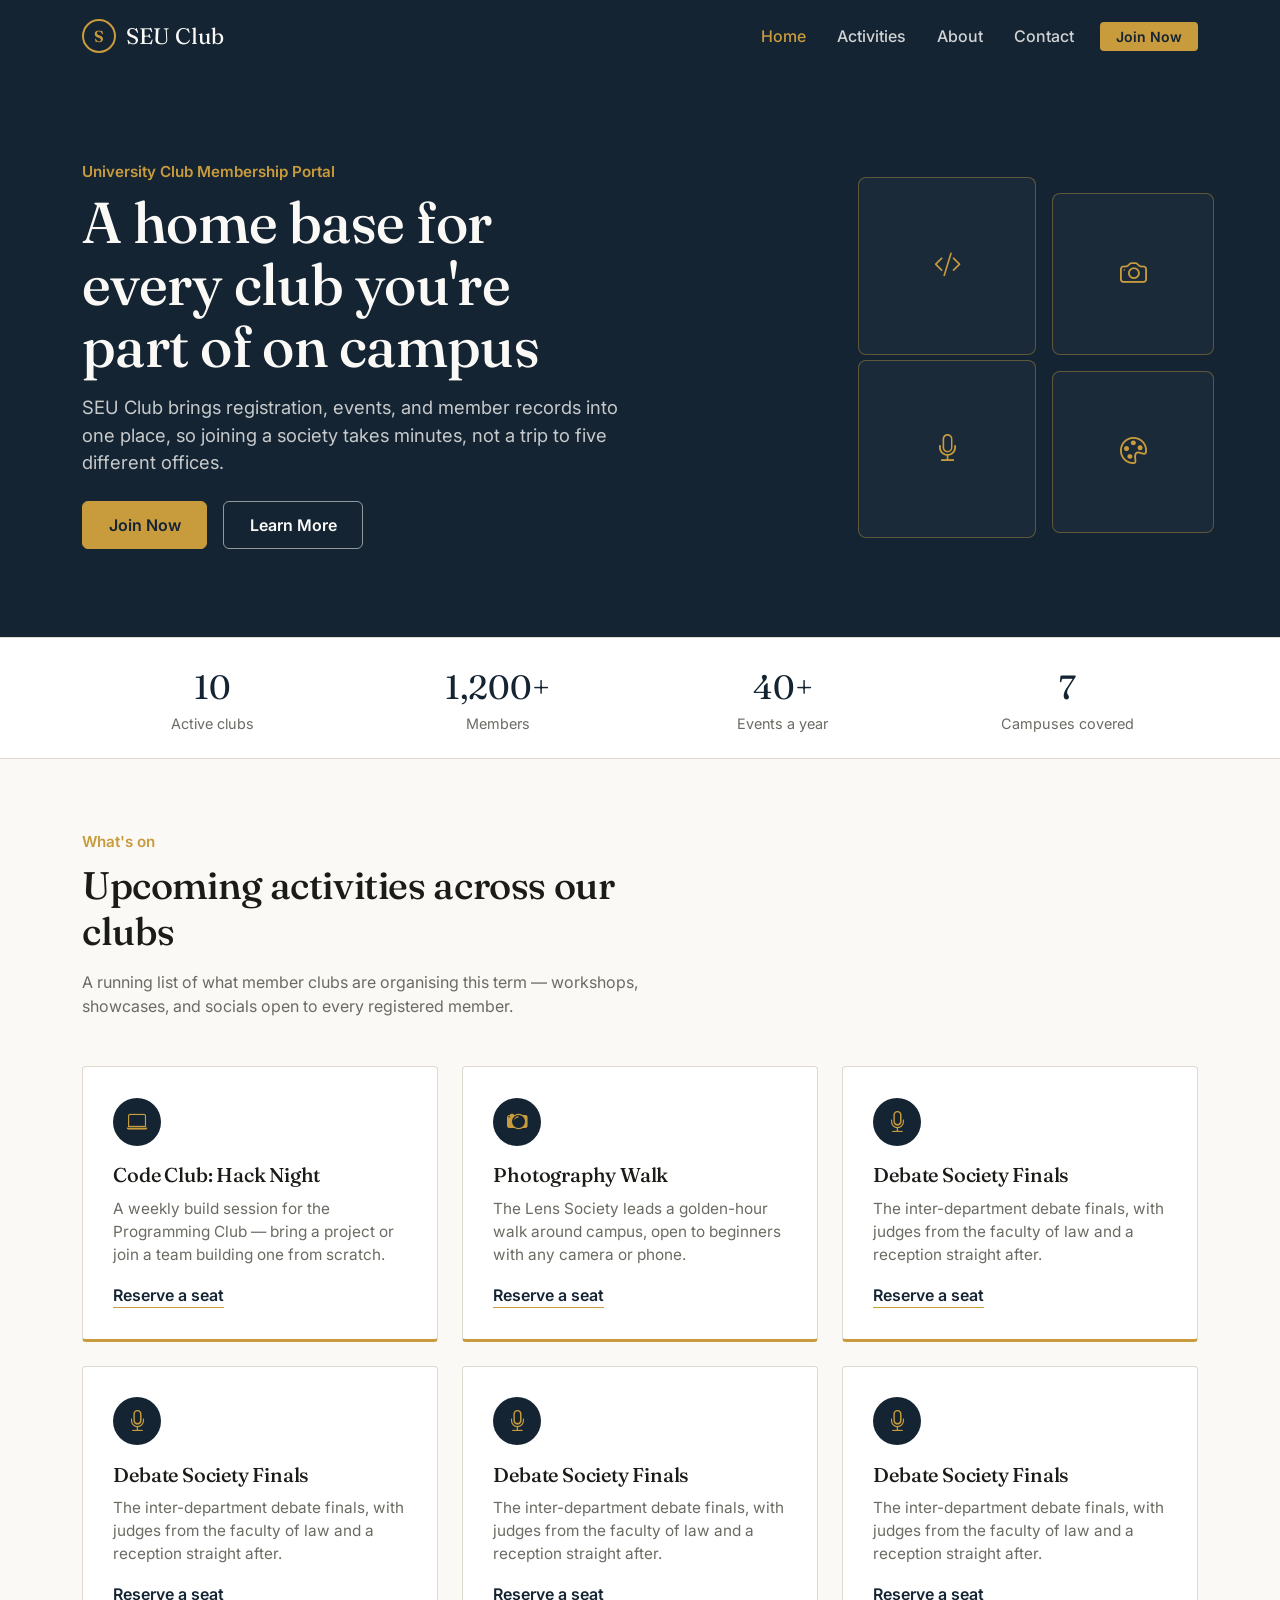
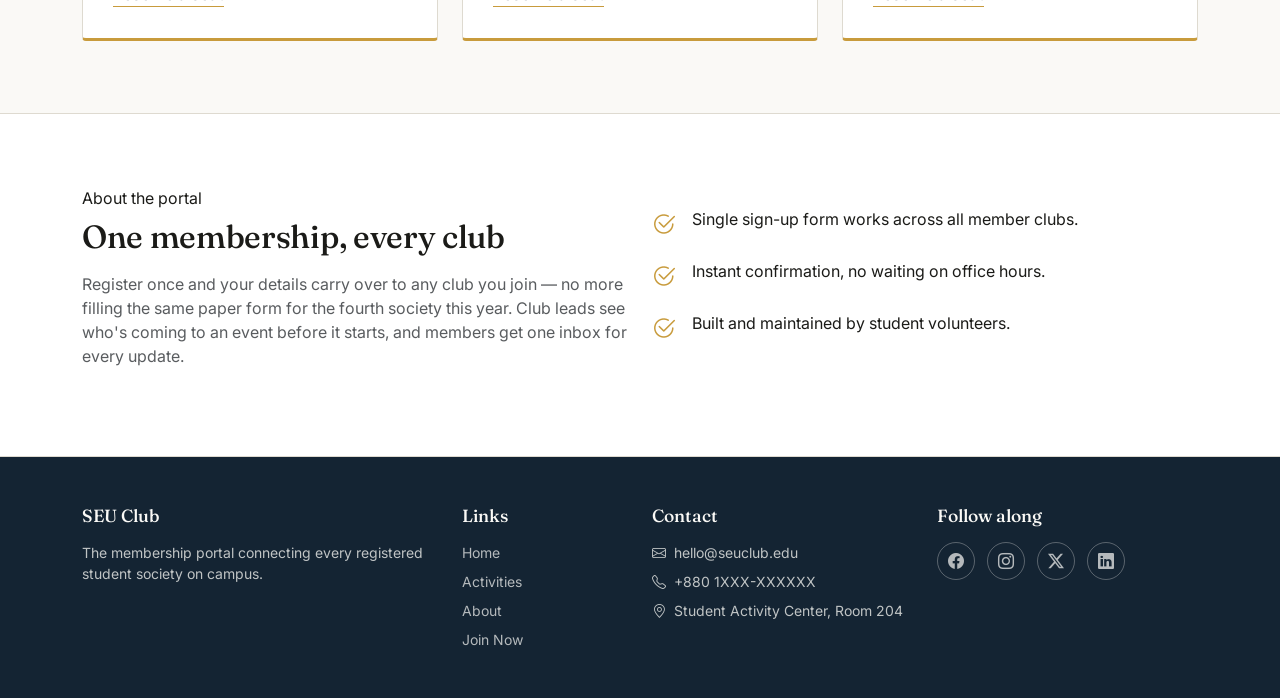
<file: index.html>
<!DOCTYPE html>
<html lang="en">
<head>
  <meta charset="UTF-8" />
  <meta name="viewport" content="width=device-width, initial-scale=1.0" />
  <title>SEU Club — University Club Membership Portal</title>

  <link rel="preconnect" href="https://fonts.googleapis.com" />
  <link href="https://fonts.googleapis.com/css2?family=Fraunces:wght@500;600;700&family=Inter:wght@400;500;600;700&display=swap" rel="stylesheet" />
  <link href="https://cdn.jsdelivr.net/npm/bootstrap@5.3.3/dist/css/bootstrap.min.css" rel="stylesheet" />
  <link rel="stylesheet" href="https://cdn.jsdelivr.net/npm/bootstrap-icons@1.11.3/font/bootstrap-icons.css" />
  <link rel="stylesheet" href="style.css" />
</head>
<body>
  <nav class="navbar navbar-expand-lg navbar-club sticky-top">
    <div class="container">
      <a class="navbar-brand" href="index.html">
        <span class="brand-mark">S</span>
        SEU Club
      </a>

      <button
        class="navbar-toggler"
        type="button"
        data-bs-toggle="collapse"
        data-bs-target="#mainNav"
        aria-controls="mainNav"
        aria-expanded="false"
        aria-label="Toggle navigation"
      >
        <span class="navbar-toggler-icon"></span>
      </button>

      <div class="collapse navbar-collapse" id="mainNav">
        <ul class="navbar-nav ms-auto align-items-lg-center gap-lg-1">
          <li class="nav-item">
            <a class="nav-link active" href="#home">Home</a>
          </li>
          <li class="nav-item">
            <a class="nav-link" href="#activities">Activities</a>
          </li>
          <li class="nav-item">
            <a class="nav-link" href="#about">About</a>
          </li>
          <li class="nav-item">
            <a class="nav-link" href="#contact">Contact</a>
          </li>
          <li class="nav-item ms-lg-2 mt-2 mt-lg-0">
            <a class="btn btn-join-nav btn-sm px-3" href="form.html">Join Now</a>
          </li>
        </ul>
      </div>
    </div>
  </nav>

  <header class="hero" id="home">
    <div class="container">
      <div class="row align-items-center gy-5">
        <div class="col-lg-7">
          <p class="eyebrow mb-2">University Club Membership Portal</p>
          <h1 class="mb-3">A home base for every club you're part of on campus</h1>
          <p class="lede mb-4">
            SEU Club brings registration, events, and member records into one
            place, so joining a society takes minutes, not a trip to five
            different offices.
          </p>
          <div class="d-flex flex-wrap gap-3">
            <a href="form.html" class="btn btn-primary-club">Join Now</a>
            <a href="#activities" class="btn btn-secondary-club">Learn More</a>
          </div>
        </div>
        <div class="col-lg-5">
          <div class="hero-badges" aria-hidden="true">
            <div class="badge-tile"><i class="bi bi-code-slash"></i></div>
            <div class="badge-tile"><i class="bi bi-camera"></i></div>
            <div class="badge-tile"><i class="bi bi-mic"></i></div>
            <div class="badge-tile"><i class="bi bi-palette"></i></div>
          </div>
        </div>
      </div>
    </div>
  </header>

  <section class="stats-strip py-4">
    <div class="container">
      <div class="row text-center gy-3">
        <div class="col-6 col-md-3">
          <div class="stat-num">10</div>
          <div class="stat-label">Active clubs</div>
        </div>
        <div class="col-6 col-md-3">
          <div class="stat-num">1,200+</div>
          <div class="stat-label">Members</div>
        </div>
        <div class="col-6 col-md-3">
          <div class="stat-num">40+</div>
          <div class="stat-label">Events a year</div>
        </div>
        <div class="col-6 col-md-3">
          <div class="stat-num">7</div>
          <div class="stat-label">Campuses covered</div>
        </div>
      </div>
    </div>
  </section>

  <section class="section" id="activities">
    <div class="container">
      <div class="section-heading mb-5">
        <p class="eyebrow mb-2">What's on</p>
        <h2 class="mb-3">Upcoming activities across our clubs</h2>
        <p>
          A running list of what member clubs are organising this term —
          workshops, showcases, and socials open to every registered member.
        </p>
      </div>

      <div class="row g-4">
        <div class="col-md-6 col-lg-4">
          <div class="club-card">
            <div class="card-icon"><i class="bi bi-laptop"></i></div>
            <h3>Code Club: Hack Night</h3>
            <p>
              A weekly build session for the Programming Club — bring a
              project or join a team building one from scratch.
            </p>
            <a href="form.html" class="btn btn-card">Reserve a seat</a>
          </div>
        </div>

        <div class="col-md-6 col-lg-4">
          <div class="club-card">
            <div class="card-icon"><i class="bi bi-camera2"></i></div>
            <h3>Photography Walk</h3>
            <p>
              The Lens Society leads a golden-hour walk around campus,
              open to beginners with any camera or phone.
            </p>
            <a href="form.html" class="btn btn-card">Reserve a seat</a>
          </div>
        </div>

        <div class="col-md-6 col-lg-4">
          <div class="club-card">
            <div class="card-icon"><i class="bi bi-mic"></i></div>
            <h3>Debate Society Finals</h3>
            <p>
              The inter-department debate finals, with judges from the
              faculty of law and a reception straight after.
            </p>
            <a href="form.html" class="btn btn-card">Reserve a seat</a>
          </div>
        </div>

        <div class="col-md-6 col-lg-4">
          <div class="club-card">
            <div class="card-icon"><i class="bi bi-mic"></i></div>
            <h3>Debate Society Finals</h3>
            <p>
              The inter-department debate finals, with judges from the
              faculty of law and a reception straight after.
            </p>
            <a href="form.html" class="btn btn-card">Reserve a seat</a>
          </div>
        </div>
        <div class="col-md-6 col-lg-4">
          <div class="club-card">
            <div class="card-icon"><i class="bi bi-mic"></i></div>
            <h3>Debate Society Finals</h3>
            <p>
              The inter-department debate finals, with judges from the
              faculty of law and a reception straight after.
            </p>
            <a href="form.html" class="btn btn-card">Reserve a seat</a>
          </div>
        </div>
        <div class="col-md-6 col-lg-4">
          <div class="club-card">
            <div class="card-icon"><i class="bi bi-mic"></i></div>
            <h3>Debate Society Finals</h3>
            <p>
              The inter-department debate finals, with judges from the
              faculty of law and a reception straight after.
            </p>
            <a href="form.html" class="btn btn-card">Reserve a seat</a>
          </div>
        </div>
      </div>
    </div>
  </section>

    <section class="section" id="about" style="background:#fff; border-top:1px solid var(--line); border-bottom:1px solid var(--line);">
    <div class="container">
      <div class="row align-items-center gy-4">
        <div class="col-lg-6">
          <p class="eyebrow mb-2">About the portal</p>
          <h2 class="mb-3">One membership, every club</h2>
          <p class="text-muted">
            Register once and your details carry over to any club you join —
            no more filling the same paper form for the fourth society this
            year. Club leads see who's coming to an event before it starts,
            and members get one inbox for every update.
          </p>
        </div>
        <div class="col-lg-6">
          <ul class="list-unstyled d-grid gap-3">
            <li class="d-flex gap-3">
              <i class="bi bi-check2-circle fs-4" style="color: var(--gold);"></i>
              <span>Single sign-up form works across all member clubs.</span>
            </li>
            <li class="d-flex gap-3">
              <i class="bi bi-check2-circle fs-4" style="color: var(--gold);"></i>
              <span>Instant confirmation, no waiting on office hours.</span>
            </li>
            <li class="d-flex gap-3">
              <i class="bi bi-check2-circle fs-4" style="color: var(--gold);"></i>
              <span>Built and maintained by student volunteers.</span>
            </li>
          </ul>
        </div>
      </div>
    </div>
  </section>

  <footer class="footer-club" id="contact">
    <div class="container">
      <div class="row gy-4">
        <div class="col-lg-4">
          <h5>SEU Club</h5>
          <p class="small mb-0">
            The membership portal connecting every registered student
            society on campus.
          </p>
        </div>

        <div class="col-6 col-lg-2">
          <h5>Links</h5>
          <ul class="list-unstyled small d-grid gap-2">
            <li><a href="#home">Home</a></li>
            <li><a href="#activities">Activities</a></li>
            <li><a href="#about">About</a></li>
            <li><a href="form.html">Join Now</a></li>
          </ul>
        </div>

        <div class="col-6 col-lg-3">
          <h5>Contact</h5>
          <ul class="list-unstyled small d-grid gap-2">
            <li><i class="bi bi-envelope me-2"></i>hello@seuclub.edu</li>
            <li><i class="bi bi-telephone me-2"></i>+880 1XXX-XXXXXX</li>
            <li><i class="bi bi-geo-alt me-2"></i>Student Activity Center, Room 204</li>
          </ul>
        </div>

        <div class="col-lg-3">
          <h5>Follow along</h5>
          <div class="social-icons">
            <a href="#" aria-label="Facebook"><i class="bi bi-facebook"></i></a>
            <a href="#" aria-label="Instagram"><i class="bi bi-instagram"></i></a>
            <a href="#" aria-label="X"><i class="bi bi-twitter-x"></i></a>
            <a href="#" aria-label="LinkedIn"><i class="bi bi-linkedin"></i></a>
          </div>
        </div>
      </div>
    </div>
  </footer>

  <script src="https://cdn.jsdelivr.net/npm/bootstrap@5.3.3/dist/js/bootstrap.bundle.min.js"></script>
</body>
</html>
</file>
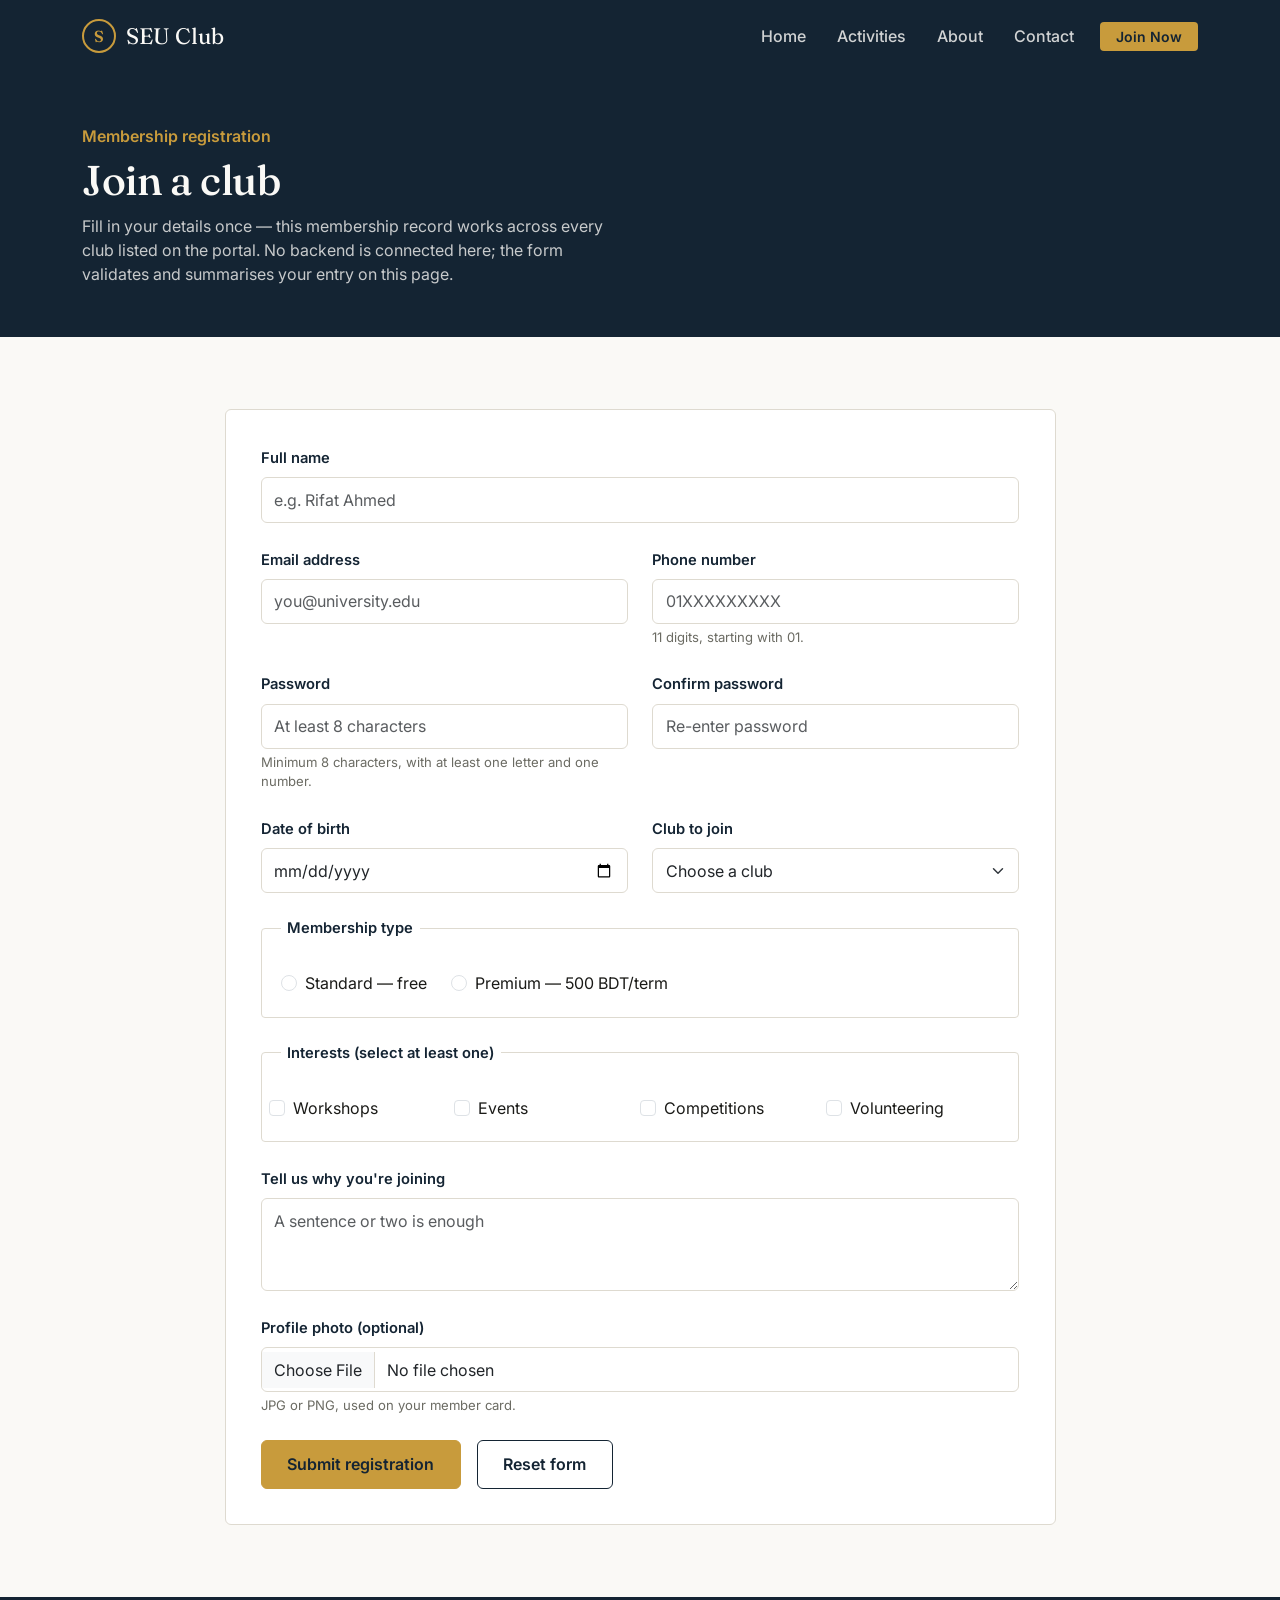
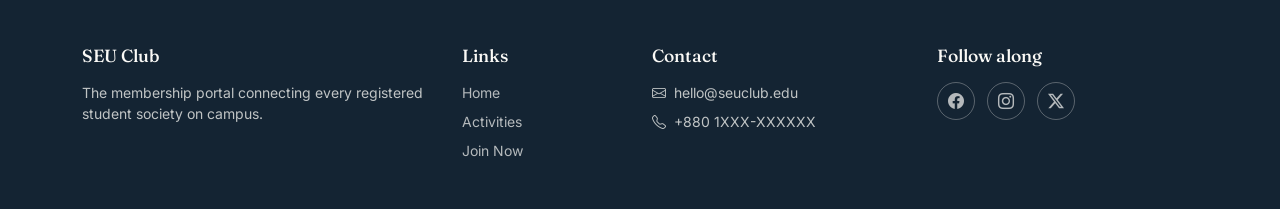
<file: form.html>
<!DOCTYPE html>
<html lang="en">
<head>
  <meta charset="UTF-8" />
  <meta name="viewport" content="width=device-width, initial-scale=1.0" />
  <title>Join a Club — SEU Club</title>
  <link rel="preconnect" href="https://fonts.googleapis.com" />
  <link href="https://fonts.googleapis.com/css2?family=Fraunces:wght@500;600;700&family=Inter:wght@400;500;600;700&display=swap" rel="stylesheet" />
  <link href="https://cdn.jsdelivr.net/npm/bootstrap@5.3.3/dist/css/bootstrap.min.css" rel="stylesheet" />
  <link rel="stylesheet" href="https://cdn.jsdelivr.net/npm/bootstrap-icons@1.11.3/font/bootstrap-icons.css" />
  <link rel="stylesheet" href="style.css" />
</head>
<body>

  <nav class="navbar navbar-expand-lg navbar-club sticky-top">
    <div class="container">
      <a class="navbar-brand" href="index.html">
        <span class="brand-mark">S</span>
        SEU Club
      </a>

      <button
        class="navbar-toggler"
        type="button"
        data-bs-toggle="collapse"
        data-bs-target="#mainNav"
        aria-controls="mainNav"
        aria-expanded="false"
        aria-label="Toggle navigation"
      >
        <span class="navbar-toggler-icon"></span>
      </button>

      <div class="collapse navbar-collapse" id="mainNav">
        <ul class="navbar-nav ms-auto align-items-lg-center gap-lg-1">
          <li class="nav-item"><a class="nav-link" href="index.html#home">Home</a></li>
          <li class="nav-item"><a class="nav-link" href="index.html#activities">Activities</a></li>
          <li class="nav-item"><a class="nav-link" href="index.html#about">About</a></li>
          <li class="nav-item"><a class="nav-link" href="index.html#contact">Contact</a></li>
          <li class="nav-item ms-lg-2 mt-2 mt-lg-0">
            <a class="btn btn-join-nav btn-sm px-3 active" href="form.html">Join Now</a>
          </li>
        </ul>
      </div>
    </div>
  </nav>

  <header class="form-header">
    <div class="container">
      <p class="eyebrow mb-2" style="color: var(--gold); font-weight:600;">Membership registration</p>
      <h1 class="mb-2">Join a club</h1>
      <p class="mb-0">
        Fill in your details once — this membership record works across
        every club listed on the portal. No backend is connected here; the
        form validates and summarises your entry on this page.
      </p>
    </div>
  </header>

  <section class="section">
    <div class="container">
      <div class="row justify-content-center">
        <div class="col-lg-9">
          <div class="success-panel mb-4" id="successPanel">
            <h2><i class="bi bi-check-circle-fill me-2"></i>You're registered!</h2>
            <p class="text-muted">Here's a summary of what you submitted.</p>
            <table class="table summary-table mb-3">
              <tbody id="summaryBody"></tbody>
            </table>
            <button type="button" class="btn btn-primary-club" id="editAgainBtn">Edit my details</button>
          </div>

          <form class="form-card" id="membershipForm" novalidate>

            
            <div class="mb-4 field-wrap" id="wrap-fullName">
              <label for="fullName" class="form-label">Full name</label>
              <input type="text" class="form-control" id="fullName" name="fullName" placeholder="e.g. Rifat Ahmed" />
              <div class="field-error">Please enter your full name (at least 3 characters).</div>
            </div>

            <div class="row">
              <div class="col-md-6 mb-4 field-wrap" id="wrap-email">
                <label for="email" class="form-label">Email address</label>
                <input type="email" class="form-control" id="email" name="email" placeholder="you@university.edu" />
                <div class="field-error">Please enter a valid email address.</div>
              </div>

              <div class="col-md-6 mb-4 field-wrap" id="wrap-phone">
                <label for="phone" class="form-label">Phone number</label>
                <input type="tel" class="form-control" id="phone" name="phone" placeholder="01XXXXXXXXX" />
                <div class="form-text form-text-hint">11 digits, starting with 01.</div>
                <div class="field-error">Enter an 11-digit phone number starting with 01.</div>
              </div>
            </div>

            <div class="row">
              <div class="col-md-6 mb-4 field-wrap" id="wrap-password">
                <label for="password" class="form-label">Password</label>
                <input type="password" class="form-control" id="password" name="password" placeholder="At least 8 characters" />
                <div class="form-text form-text-hint">Minimum 8 characters, with at least one letter and one number.</div>
                <div class="field-error">Password needs 8+ characters, with a letter and a number.</div>
              </div>

              <div class="col-md-6 mb-4 field-wrap" id="wrap-confirmPassword">
                <label for="confirmPassword" class="form-label">Confirm password</label>
                <input type="password" class="form-control" id="confirmPassword" name="confirmPassword" placeholder="Re-enter password" />
                <div class="field-error">This must match the password above.</div>
              </div>
            </div>

            <div class="row">
              <div class="col-md-6 mb-4 field-wrap" id="wrap-dob">
                <label for="dob" class="form-label">Date of birth</label>
                <input type="date" class="form-control" id="dob" name="dob" />
                <div class="field-error">Enter your date of birth (you must be 16 or older).</div>
              </div>

              <div class="col-md-6 mb-4 field-wrap" id="wrap-club">
                <label for="club" class="form-label">Club to join</label>
                <select class="form-select" id="club" name="club">
                  <option value="" selected disabled>Choose a club</option>
                  <option value="programming">Programming Club</option>
                  <option value="photography">Lens Photography Society</option>
                  <option value="debate">Debate Society</option>
                  <option value="music">Music Circle</option>
                </select>
                <div class="field-error">Please select a club.</div>
              </div>
            </div>

            
            <fieldset class="field-group mb-4 field-wrap" id="wrap-membershipType">
              <legend>Membership type</legend>
              <div class="d-flex flex-wrap gap-4 mt-2">
                <div class="form-check">
                  <input class="form-check-input" type="radio" name="membershipType" id="typeStandard" value="Standard" />
                  <label class="form-check-label" for="typeStandard">Standard — free</label>
                </div>
                <div class="form-check">
                  <input class="form-check-input" type="radio" name="membershipType" id="typePremium" value="Premium" />
                  <label class="form-check-label" for="typePremium">Premium — 500 BDT/term</label>
                </div>
              </div>
              <div class="field-error">Please choose a membership type.</div>
            </fieldset>

           
            <fieldset class="field-group mb-4 field-wrap" id="wrap-interests">
              <legend>Interests (select at least one)</legend>
              <div class="row mt-2">
                <div class="col-6 col-md-3 form-check">
                  <input class="form-check-input" type="checkbox" name="interests" id="intWorkshops" value="Workshops" />
                  <label class="form-check-label" for="intWorkshops">Workshops</label>
                </div>
                <div class="col-6 col-md-3 form-check">
                  <input class="form-check-input" type="checkbox" name="interests" id="intEvents" value="Events" />
                  <label class="form-check-label" for="intEvents">Events</label>
                </div>
                <div class="col-6 col-md-3 form-check">
                  <input class="form-check-input" type="checkbox" name="interests" id="intCompetitions" value="Competitions" />
                  <label class="form-check-label" for="intCompetitions">Competitions</label>
                </div>
                <div class="col-6 col-md-3 form-check">
                  <input class="form-check-input" type="checkbox" name="interests" id="intVolunteer" value="Volunteering" />
                  <label class="form-check-label" for="intVolunteer">Volunteering</label>
                </div>
              </div>
              <div class="field-error">Pick at least one interest.</div>
            </fieldset>

            
            <div class="mb-4 field-wrap" id="wrap-bio">
              <label for="bio" class="form-label">Tell us why you're joining</label>
              <textarea class="form-control" id="bio" name="bio" rows="3" placeholder="A sentence or two is enough"></textarea>
              <div class="field-error">Please write at least 10 characters.</div>
            </div>

            
            <div class="mb-4 field-wrap" id="wrap-photo">
              <label for="photo" class="form-label">Profile photo (optional)</label>
              <input type="file" class="form-control" id="photo" name="photo" accept="image/*" />
              <div class="form-text form-text-hint">JPG or PNG, used on your member card.</div>
              <div class="field-error">Please upload a JPG or PNG file.</div>
            </div>

            <div class="d-flex flex-wrap gap-3 mt-4">
              <button type="submit" class="btn btn-primary-club">Submit registration</button>
              <button type="reset" class="btn btn-secondary-club" style="color: var(--navy); border-color: var(--navy);" id="resetBtn">Reset form</button>
            </div>
          </form>

        </div>
      </div>
    </div>
  </section>

  
  <footer class="footer-club">
    <div class="container">
      <div class="row gy-4">
        <div class="col-lg-4">
          <h5>SEU Club</h5>
          <p class="small mb-0">The membership portal connecting every registered student society on campus.</p>
        </div>
        <div class="col-6 col-lg-2">
          <h5>Links</h5>
          <ul class="list-unstyled small d-grid gap-2">
            <li><a href="index.html#home">Home</a></li>
            <li><a href="index.html#activities">Activities</a></li>
            <li><a href="form.html">Join Now</a></li>
          </ul>
        </div>
        <div class="col-6 col-lg-3">
          <h5>Contact</h5>
          <ul class="list-unstyled small d-grid gap-2">
            <li><i class="bi bi-envelope me-2"></i>hello@seuclub.edu</li>
            <li><i class="bi bi-telephone me-2"></i>+880 1XXX-XXXXXX</li>
          </ul>
        </div>
        <div class="col-lg-3">
          <h5>Follow along</h5>
          <div class="social-icons">
            <a href="#" aria-label="Facebook"><i class="bi bi-facebook"></i></a>
            <a href="#" aria-label="Instagram"><i class="bi bi-instagram"></i></a>
            <a href="#" aria-label="X"><i class="bi bi-twitter-x"></i></a>
          </div>
        </div>
      </div>
      </div>
  </footer>

  <script src="https://cdn.jsdelivr.net/npm/bootstrap@5.3.3/dist/js/bootstrap.bundle.min.js"></script>
  <script src="validation.js"></script>
</body>
</html>
</file>
<file: style.css>
:root {
  --navy: #142433;
  --navy-light: #1f3a52;
  --gold: #c89b3c;
  --gold-soft: #e8d5a8;
  --paper: #faf9f6;
  --ink: #1b1b18;
  --muted: #6b6b63;
  --line: #dedad0;

  --font-display: "Fraunces", Georgia, serif;
  --font-body: "Inter", system-ui, -apple-system, sans-serif;
}

html {
  scroll-behavior: smooth;
}

body {
  font-family: var(--font-body);
  color: var(--ink);
  background-color: var(--paper);
}

h1, h2, h3, h4,
.font-display {
  font-family: var(--font-display);
  letter-spacing: -0.01em;
}

a:focus-visible,
button:focus-visible,
input:focus-visible,
select:focus-visible,
textarea:focus-visible {
  outline: 3px solid var(--gold);
  outline-offset: 2px;
}


.navbar-club {
  background-color: var(--navy);
  padding-top: 0.9rem;
  padding-bottom: 0.9rem;
}

.navbar-club .navbar-brand {
  font-family: var(--font-display);
  font-size: 1.4rem;
  color: var(--paper);
  display: flex;
  align-items: center;
  gap: 0.6rem;
}

.navbar-club .brand-mark {
  width: 34px;
  height: 34px;
  border: 2px solid var(--gold);
  border-radius: 50%;
  display: inline-flex;
  align-items: center;
  justify-content: center;
  color: var(--gold);
  font-family: var(--font-display);
  font-weight: 600;
  font-size: 1rem;
}

.navbar-club .nav-link {
  color: rgba(250, 249, 246, 0.82);
  font-weight: 500;
  margin-left: 0.35rem;
  margin-right: 0.35rem;
}

.navbar-club .nav-link:hover,
.navbar-club .nav-link.active {
  color: var(--gold);
}

.navbar-club .btn-join-nav {
  background-color: var(--gold);
  color: var(--navy);
  font-weight: 600;
  border: none;
}

.navbar-club .btn-join-nav:hover {
  background-color: var(--gold-soft);
  color: var(--navy);
}

.navbar-club .navbar-toggler {
  border-color: rgba(250, 249, 246, 0.35);
}

.navbar-club .navbar-toggler-icon {
  filter: invert(1);
}


.hero {
  background-color: var(--navy);
  color: var(--paper);
  position: relative;
  overflow: hidden;
  padding-top: 5.5rem;
  padding-bottom: 5.5rem;
}

.hero .eyebrow {
  color: var(--gold);
  font-weight: 600;
  font-size: 0.95rem;
}

.hero h1 {
  font-size: clamp(2.4rem, 5vw, 3.6rem);
  line-height: 1.08;
  max-width: 14ch;
}

.hero p.lede {
  color: rgba(250, 249, 246, 0.78);
  font-size: 1.15rem;
  max-width: 46ch;
}

.btn-primary-club {
  background-color: var(--gold);
  border: 1px solid var(--gold);
  color: var(--navy);
  font-weight: 600;
  padding: 0.7rem 1.6rem;
}

.btn-primary-club:hover {
  background-color: #b8892f;
  border-color: #b8892f;
  color: var(--navy);
}

.btn-secondary-club {
  background-color: transparent;
  border: 1px solid rgba(250, 249, 246, 0.55);
  color: var(--paper);
  font-weight: 600;
  padding: 0.7rem 1.6rem;
}

.btn-secondary-club:hover {
  background-color: rgba(250, 249, 246, 0.1);
  border-color: var(--paper);
  color: var(--paper);
}


.hero-badges {
  display: grid;
  grid-template-columns: repeat(2, 1fr);
  gap: 1rem;
  max-width: 340px;
  margin-left: auto;
}

.hero-badges .badge-tile {
  aspect-ratio: 1;
  border: 1px solid rgba(200, 155, 60, 0.4);
  border-radius: 8px;
  display: flex;
  align-items: center;
  justify-content: center;
  font-size: 1.7rem;
  color: var(--gold);
  background: rgba(250, 249, 246, 0.03);
}

.hero-badges .badge-tile:nth-child(2) {
  margin-top: 1rem;
}

.hero-badges .badge-tile:nth-child(3) {
  margin-top: -0.7rem;
}


.section {
  padding-top: 4.5rem;
  padding-bottom: 4.5rem;
}

.section-heading .eyebrow {
  color: var(--gold);
  font-weight: 600;
  text-transform: none;
  font-size: 0.95rem;
}

.section-heading h2 {
  font-size: clamp(1.8rem, 3vw, 2.4rem);
  max-width: 24ch;
}

.section-heading p {
  color: var(--muted);
  max-width: 60ch;
}


.club-card {
  border: 1px solid var(--line);
  border-radius: 4px;
  border-bottom: 3px solid var(--gold);
  background: #fff;
  padding: 1.9rem;
  height: 100%;
  transition: transform 0.15s ease, box-shadow 0.15s ease;
}

.club-card:hover {
  transform: translateY(-3px);
  box-shadow: 0 10px 24px rgba(20, 36, 51, 0.08);
}

.club-card .card-icon {
  width: 48px;
  height: 48px;
  border-radius: 50%;
  background: var(--navy);
  color: var(--gold);
  display: flex;
  align-items: center;
  justify-content: center;
  font-size: 1.3rem;
  margin-bottom: 1.1rem;
}

.club-card h3 {
  font-size: 1.25rem;
  margin-bottom: 0.6rem;
}

.club-card p {
  color: var(--muted);
  font-size: 0.96rem;
}

.club-card .btn-card {
  color: var(--navy);
  font-weight: 600;
  padding: 0;
  border: none;
  background: none;
  border-bottom: 1px solid var(--gold);
  border-radius: 0;
}

.club-card .btn-card:hover {
  color: var(--gold);
}


.stats-strip {
  background-color: #fff;
  border-top: 1px solid var(--line);
  border-bottom: 1px solid var(--line);
}

.stats-strip .stat-num {
  font-family: var(--font-display);
  font-size: 2.1rem;
  color: var(--navy);
}

.stats-strip .stat-label {
  color: var(--muted);
  font-size: 0.9rem;
}


.footer-club {
  background-color: var(--navy);
  color: rgba(250, 249, 246, 0.75);
  padding-top: 3rem;
  padding-bottom: 2rem;
}

.footer-club h5 {
  color: var(--paper);
  font-family: var(--font-display);
  font-size: 1.1rem;
  margin-bottom: 1rem;
}

.footer-club a {
  color: rgba(250, 249, 246, 0.7);
  text-decoration: none;
}

.footer-club a:hover {
  color: var(--gold);
}

.footer-club .social-icons a {
  display: inline-flex;
  align-items: center;
  justify-content: center;
  width: 38px;
  height: 38px;
  border: 1px solid rgba(250, 249, 246, 0.3);
  border-radius: 50%;
  margin-right: 0.5rem;
}

.footer-club .social-icons a:hover {
  border-color: var(--gold);
  color: var(--gold);
}

.footer-club .footer-bottom {
  border-top: 1px solid rgba(250, 249, 246, 0.15);
  margin-top: 2rem;
  padding-top: 1.4rem;
  font-size: 0.85rem;
  color: rgba(250, 249, 246, 0.55);
}



.form-header {
  background-color: var(--navy);
  color: var(--paper);
  padding-top: 3.2rem;
  padding-bottom: 3.2rem;
}

.form-header h1 {
  font-size: clamp(1.9rem, 3.6vw, 2.6rem);
}

.form-header p {
  color: rgba(250, 249, 246, 0.78);
  max-width: 55ch;
}

.form-card {
  background: #fff;
  border: 1px solid var(--line);
  border-radius: 6px;
  padding: 2.2rem;
}

.form-card .form-label {
  font-weight: 600;
  font-size: 0.92rem;
  color: var(--navy);
}

.form-card .form-text-hint {
  font-size: 0.82rem;
  color: var(--muted);
}

.form-card .form-control,
.form-card .form-select {
  border-color: var(--line);
  padding: 0.6rem 0.8rem;
}

.form-card .form-control:focus,
.form-card .form-select:focus {
  border-color: var(--gold);
  box-shadow: 0 0 0 0.2rem rgba(200, 155, 60, 0.2);
}


.field-error {
  display: none;
  color: #a3312a;
  font-size: 0.83rem;
  margin-top: 0.35rem;
}

.show-error .field-error {
  display: block;
}

.show-error .form-control,
.show-error .form-select {
  border-color: #a3312a;
}

.field-ok .form-control,
.field-ok .form-select {
  border-color: #3e7a4c;
}

fieldset.field-group {
  border: 1px solid var(--line);
  border-radius: 4px;
  padding: 1rem 1.2rem 1.2rem;
}

fieldset.field-group legend {
  float: none;
  width: auto;
  font-size: 0.92rem;
  font-weight: 600;
  color: var(--navy);
  padding: 0 0.4rem;
}

.success-panel {
  display: none;
  background: #eef6ee;
  border: 1px solid #3e7a4c;
  border-radius: 6px;
  padding: 1.6rem;
}

.success-panel.show {
  display: block;
}

.success-panel h2 {
  font-size: 1.3rem;
  color: #275235;
}

.summary-table th {
  color: var(--muted);
  font-weight: 600;
  width: 40%;
  font-size: 0.9rem;
}

.summary-table td {
  font-size: 0.9rem;
}

@media (max-width: 767.98px) {
  .hero-badges {
    margin: 2.5rem auto 0;
  }
}
</file>
